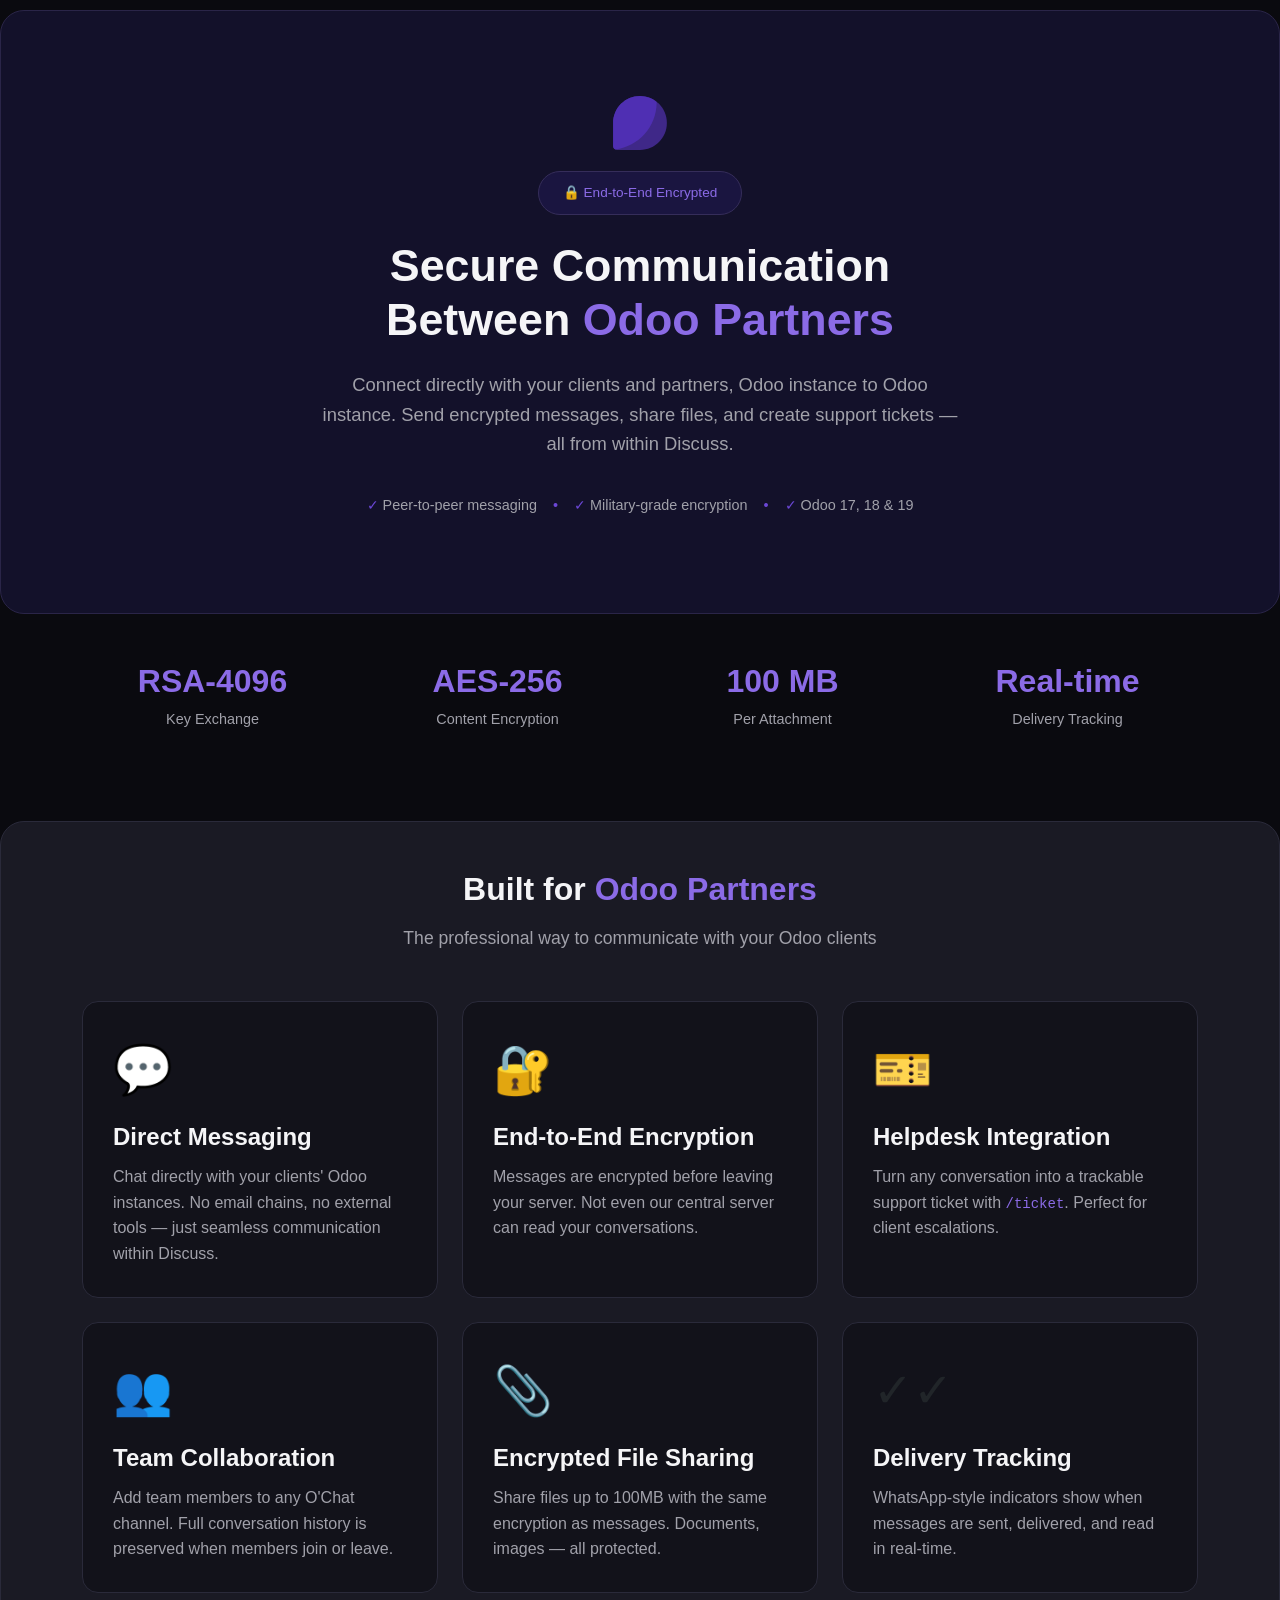
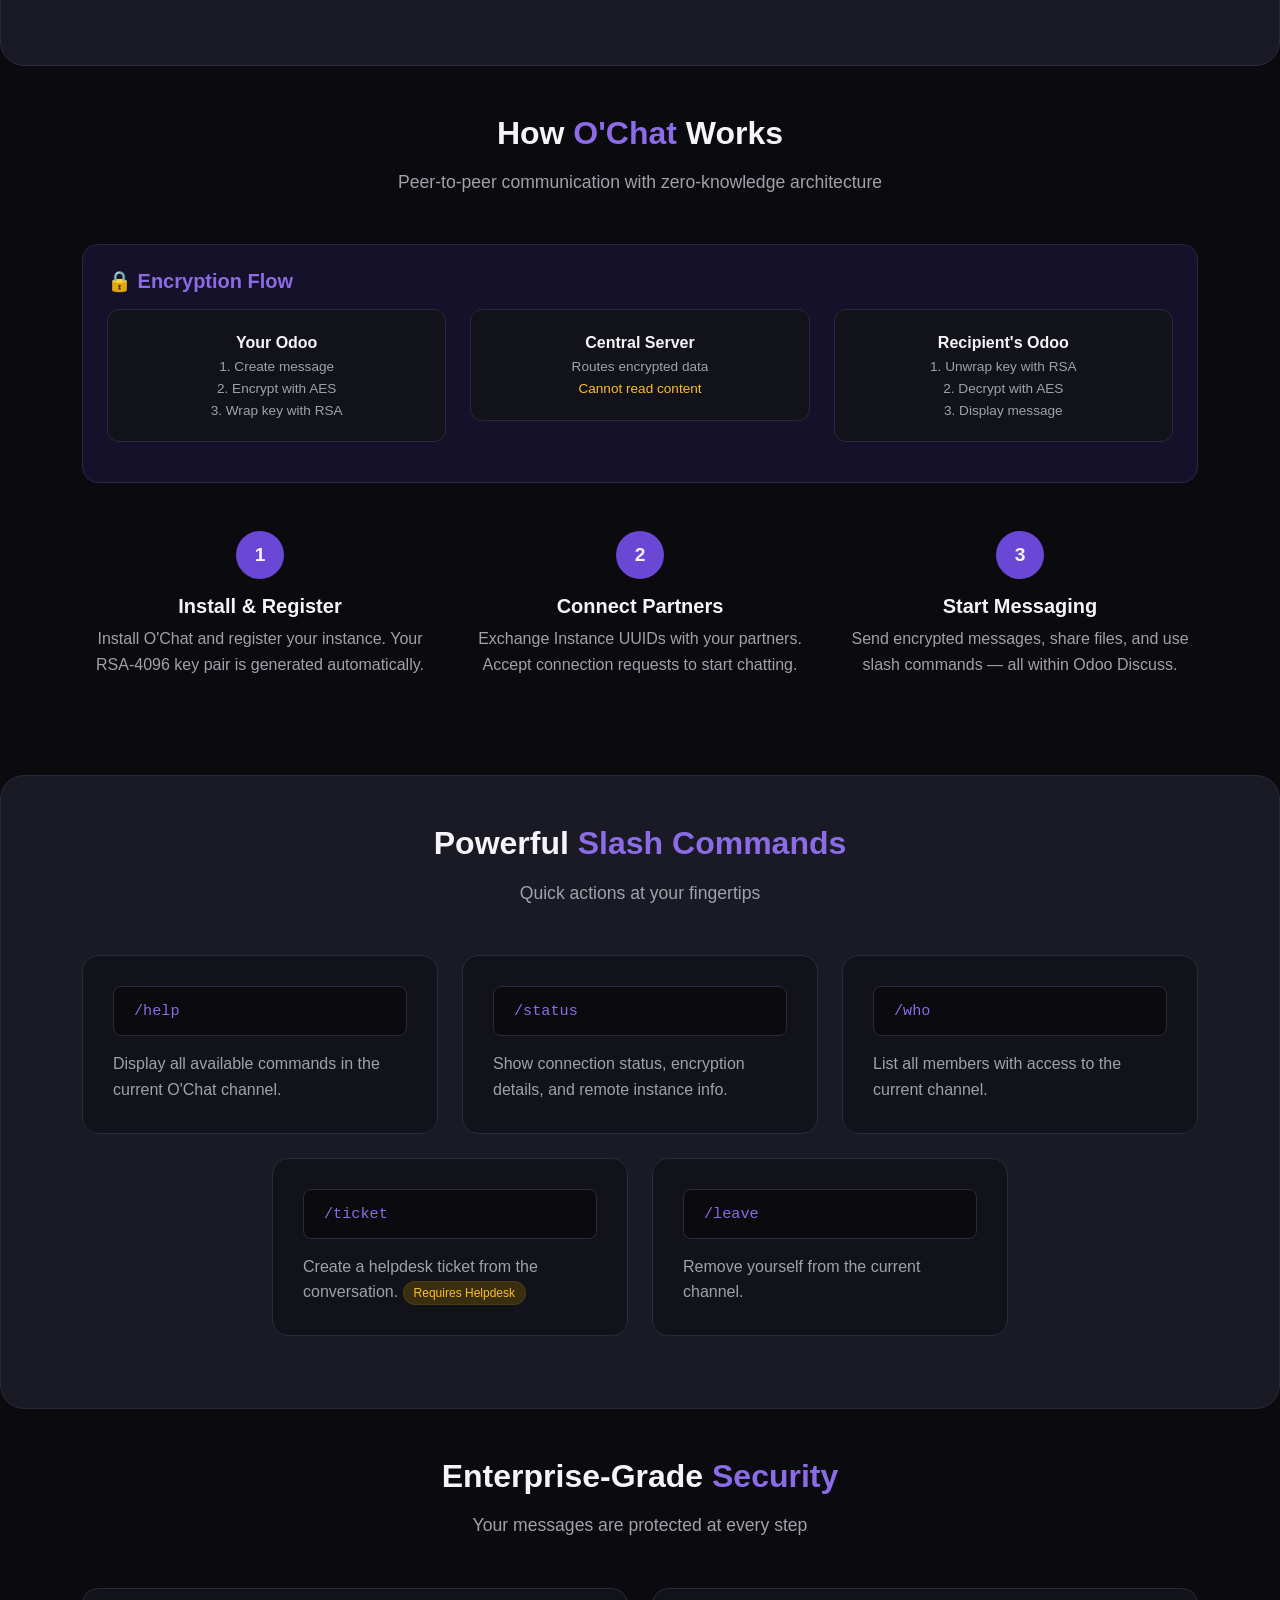
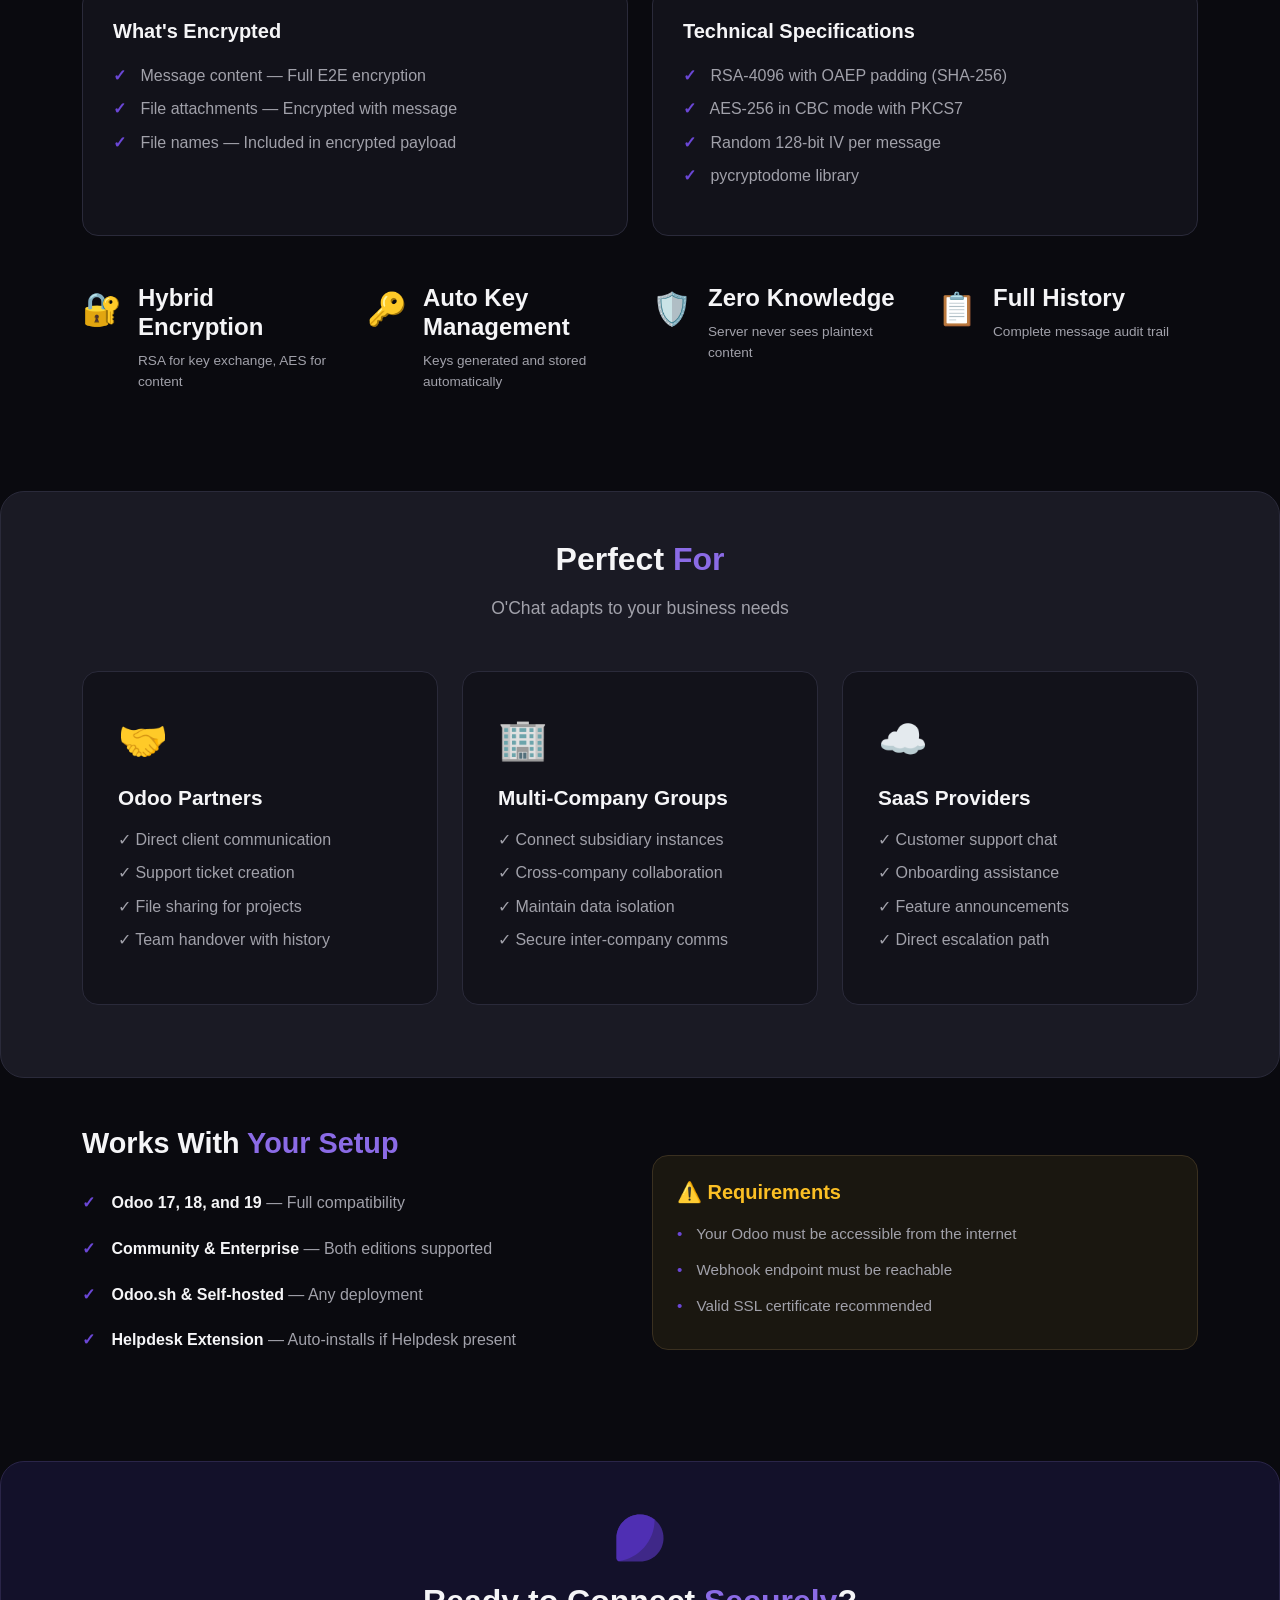
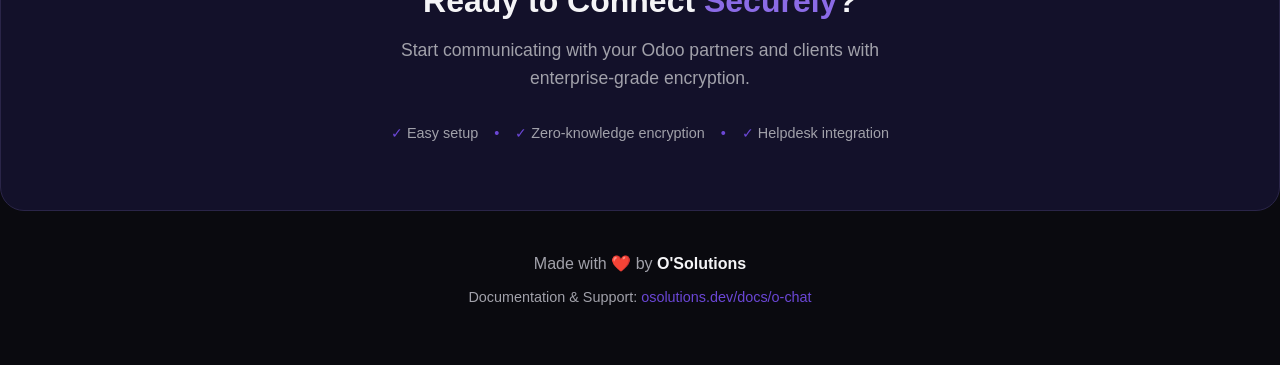
<file: ochat/static/description/index.html>
<!DOCTYPE html>
<html lang="en">
<head>
    <meta charset="utf-8">
    <meta name="viewport" content="width=device-width, initial-scale=1">
    <title>O'Chat - Secure Peer-to-Peer Communication for Odoo Partners</title>
    <link href="https://cdn.jsdelivr.net/npm/bootstrap@5.3.2/dist/css/bootstrap.min.css" rel="stylesheet">
    <span href="https://cdn.jsdelivr.net/npm/bootstrap@5.3.2/dist/css/bootstrap.min.css" rel="stylesheet"></span>
    <style>
        body {
            font-family: -apple-system, BlinkMacSystemFont, 'Segoe UI', Roboto, Oxygen, Ubuntu, Cantarell, sans-serif;
            background-color: #0a0a0f;
            color: #f5f5f7;
            line-height: 1.6;
        }
    </style>
</head>
<body>

    <!-- Hero Section -->
    <section class="text-center" style="background-color: #13112a; border: 1px solid #2a2548; padding-top: 80px; padding-bottom: 80px; border-radius: 24px; margin-top: 10px;">
        <div class="container">
            <div class="mb-3">
                <img src="ochat_logo.svg" alt="O'Chat Logo" style="width: 64px; height: 64px;">
            </div>
            <div class="mb-4">
                <span style="font-size: 0.85rem; padding: 10px 24px; background-color: #1a1540; border: 1px solid #352d5a; border-radius: 50px; display: inline-block; font-weight: 500; color: #8B6BE6;">
                    🔒 End-to-End Encrypted
                </span>
            </div>
            <h1 class="mb-4" style="font-size: 2.8rem; font-weight: 800; color: #f5f5f7;">
                Secure Communication<br/>Between <span style="color: #8B6BE6;">Odoo Partners</span>
            </h1>
            <p class="mb-4" style="font-size: 1.15rem; max-width: 650px; margin-left: auto; margin-right: auto; color: #a1a1aa;">
                Connect directly with your clients and partners, Odoo instance to Odoo instance.
                Send encrypted messages, share files, and create support tickets — all from within Discuss.
            </p>
            <p style="font-size: 0.9rem; margin-top: 35px; color: #a1a1aa;">
                <span style="color: #6B47D6;">✓</span> Peer-to-peer messaging &nbsp;&nbsp;
                <span style="color: #6B47D6;">•</span> &nbsp;&nbsp;
                <span style="color: #6B47D6;">✓</span> Military-grade encryption &nbsp;&nbsp;
                <span style="color: #6B47D6;">•</span> &nbsp;&nbsp;
                <span style="color: #6B47D6;">✓</span> Odoo 17, 18 & 19
            </p>
        </div>
    </section>

    <!-- Stats Section -->
    <section class="py-5" style="background-color: #0a0a0f;">
        <div class="container">
            <div class="row text-center">
                <div class="col-md-3 col-6 mb-3">
                    <h3 class="mb-2" style="font-size: 2rem; font-weight: 800; color: #8B6BE6;">
                        RSA-4096
                    </h3>
                    <p style="color: #a1a1aa; font-size: 0.9rem;">Key Exchange</p>
                </div>
                <div class="col-md-3 col-6 mb-3">
                    <h3 class="mb-2" style="font-size: 2rem; font-weight: 800; color: #8B6BE6;">
                        AES-256
                    </h3>
                    <p style="color: #a1a1aa; font-size: 0.9rem;">Content Encryption</p>
                </div>
                <div class="col-md-3 col-6 mb-3">
                    <h3 class="mb-2" style="font-size: 2rem; font-weight: 800; color: #8B6BE6;">
                        100 MB
                    </h3>
                    <p style="color: #a1a1aa; font-size: 0.9rem;">Per Attachment</p>
                </div>
                <div class="col-md-3 col-6 mb-3">
                    <h3 class="mb-2" style="font-size: 2rem; font-weight: 800; color: #8B6BE6;">
                        Real-time
                    </h3>
                    <p style="color: #a1a1aa; font-size: 0.9rem;">Delivery Tracking</p>
                </div>
            </div>
        </div>
    </section>

    <!-- Features Section -->
    <section class="py-5" style="background-color: #1a1a24; padding-left: 30px; padding-right: 30px; border-radius: 24px; margin-top: 10px; border: 1px solid #2a2a3a;">
        <div class="container">
            <h2 class="text-center mb-3" style="font-size: 2rem; font-weight: 700; color: #f5f5f7;">
                Built for <span style="color: #8B6BE6;">Odoo Partners</span>
            </h2>
            <p class="text-center mb-5" style="font-size: 1.1rem; color: #a1a1aa; max-width: 600px; margin-left: auto; margin-right: auto;">
                The professional way to communicate with your Odoo clients
            </p>

            <div class="row">
                <div class="col-lg-4 col-md-6 mb-4">
                    <div class="card h-100" style="border-radius: 16px; border: 1px solid #2a2a3a; background-color: #12121a;">
                        <div class="card-body" style="padding: 30px;">
                            <div style="font-size: 3rem; margin-bottom: 15px;">💬</div>
                            <h4 style="font-weight: 600; margin-bottom: 12px; color: #f5f5f7;">Direct Messaging</h4>
                            <p style="color: #a1a1aa; margin-bottom: 0;">
                                Chat directly with your clients' Odoo instances. No email chains, no external tools — just seamless communication within Discuss.
                            </p>
                        </div>
                    </div>
                </div>

                <div class="col-lg-4 col-md-6 mb-4">
                    <div class="card h-100" style="border-radius: 16px; border: 1px solid #2a2a3a; background-color: #12121a;">
                        <div class="card-body" style="padding: 30px;">
                            <div style="font-size: 3rem; margin-bottom: 15px;">🔐</div>
                            <h4 style="font-weight: 600; margin-bottom: 12px; color: #f5f5f7;">End-to-End Encryption</h4>
                            <p style="color: #a1a1aa; margin-bottom: 0;">
                                Messages are encrypted before leaving your server. Not even our central server can read your conversations.
                            </p>
                        </div>
                    </div>
                </div>

                <div class="col-lg-4 col-md-6 mb-4">
                    <div class="card h-100" style="border-radius: 16px; border: 1px solid #2a2a3a; background-color: #12121a;">
                        <div class="card-body" style="padding: 30px;">
                            <div style="font-size: 3rem; margin-bottom: 15px;">🎫</div>
                            <h4 style="font-weight: 600; margin-bottom: 12px; color: #f5f5f7;">Helpdesk Integration</h4>
                            <p style="color: #a1a1aa; margin-bottom: 0;">
                                Turn any conversation into a trackable support ticket with <code style="color: #8B6BE6;">/ticket</code>. Perfect for client escalations.
                            </p>
                        </div>
                    </div>
                </div>

                <div class="col-lg-4 col-md-6 mb-4">
                    <div class="card h-100" style="border-radius: 16px; border: 1px solid #2a2a3a; background-color: #12121a;">
                        <div class="card-body" style="padding: 30px;">
                            <div style="font-size: 3rem; margin-bottom: 15px;">👥</div>
                            <h4 style="font-weight: 600; margin-bottom: 12px; color: #f5f5f7;">Team Collaboration</h4>
                            <p style="color: #a1a1aa; margin-bottom: 0;">
                                Add team members to any O'Chat channel. Full conversation history is preserved when members join or leave.
                            </p>
                        </div>
                    </div>
                </div>

                <div class="col-lg-4 col-md-6 mb-4">
                    <div class="card h-100" style="border-radius: 16px; border: 1px solid #2a2a3a; background-color: #12121a;">
                        <div class="card-body" style="padding: 30px;">
                            <div style="font-size: 3rem; margin-bottom: 15px;">📎</div>
                            <h4 style="font-weight: 600; margin-bottom: 12px; color: #f5f5f7;">Encrypted File Sharing</h4>
                            <p style="color: #a1a1aa; margin-bottom: 0;">
                                Share files up to 100MB with the same encryption as messages. Documents, images — all protected.
                            </p>
                        </div>
                    </div>
                </div>

                <div class="col-lg-4 col-md-6 mb-4">
                    <div class="card h-100" style="border-radius: 16px; border: 1px solid #2a2a3a; background-color: #12121a;">
                        <div class="card-body" style="padding: 30px;">
                            <div style="font-size: 3rem; margin-bottom: 15px;">✓✓</div>
                            <h4 style="font-weight: 600; margin-bottom: 12px; color: #f5f5f7;">Delivery Tracking</h4>
                            <p style="color: #a1a1aa; margin-bottom: 0;">
                                WhatsApp-style indicators show when messages are sent, delivered, and read in real-time.
                            </p>
                        </div>
                    </div>
                </div>
            </div>
        </div>
    </section>

    <!-- How It Works Section -->
    <section class="py-5" style="background-color: #0a0a0f;">
        <div class="container">
            <h2 class="text-center mb-3" style="font-size: 2rem; font-weight: 700; color: #f5f5f7;">
                How <span style="color: #8B6BE6;">O'Chat</span> Works
            </h2>
            <p class="text-center mb-5" style="font-size: 1.1rem; color: #a1a1aa; max-width: 600px; margin-left: auto; margin-right: auto;">
                Peer-to-peer communication with zero-knowledge architecture
            </p>

            <div class="row mb-5">
                <div class="col-12">
                    <div style="background-color: #15112a; border: 1px solid #2a2548; border-radius: 16px; padding: 24px;">
                        <h5 style="color: #8B6BE6; font-weight: 600;" class="mb-3">🔒 Encryption Flow</h5>
                        <div class="row text-center">
                            <div class="col-md-4 mb-3">
                                <div style="background-color: #12121a; border: 1px solid #2a2a3a; border-radius: 12px; padding: 20px;">
                                    <strong style="color: #f5f5f7;">Your Odoo</strong>
                                    <p class="mb-0" style="color: #a1a1aa; font-size: 0.85rem;">
                                        1. Create message<br>
                                        2. Encrypt with AES<br>
                                        3. Wrap key with RSA
                                    </p>
                                </div>
                            </div>
                            <div class="col-md-4 mb-3">
                                <div style="background-color: #12121a; border: 1px solid #2a2a3a; border-radius: 12px; padding: 20px;">
                                    <strong style="color: #f5f5f7;">Central Server</strong>
                                    <p class="mb-0" style="color: #a1a1aa; font-size: 0.85rem;">
                                        Routes encrypted data<br>
                                        <span style="color: #fbbf24;">Cannot read content</span>
                                    </p>
                                </div>
                            </div>
                            <div class="col-md-4 mb-3">
                                <div style="background-color: #12121a; border: 1px solid #2a2a3a; border-radius: 12px; padding: 20px;">
                                    <strong style="color: #f5f5f7;">Recipient's Odoo</strong>
                                    <p class="mb-0" style="color: #a1a1aa; font-size: 0.85rem;">
                                        1. Unwrap key with RSA<br>
                                        2. Decrypt with AES<br>
                                        3. Display message
                                    </p>
                                </div>
                            </div>
                        </div>
                    </div>
                </div>
            </div>

            <div class="row text-center">
                <div class="col-md-4 mb-4">
                    <div style="width: 48px; height: 48px; border-radius: 50%; background-color: #6B47D6; text-align: center; line-height: 48px; font-weight: 700; font-size: 1.2rem; margin-left: auto; margin-right: auto; margin-bottom: 15px; color: #f5f5f7;">1</div>
                    <h5 style="font-weight: 600; color: #f5f5f7;">Install & Register</h5>
                    <p style="color: #a1a1aa;">
                        Install O'Chat and register your instance. Your RSA-4096 key pair is generated automatically.
                    </p>
                </div>
                <div class="col-md-4 mb-4">
                    <div style="width: 48px; height: 48px; border-radius: 50%; background-color: #6B47D6; text-align: center; line-height: 48px; font-weight: 700; font-size: 1.2rem; margin-left: auto; margin-right: auto; margin-bottom: 15px; color: #f5f5f7;">2</div>
                    <h5 style="font-weight: 600; color: #f5f5f7;">Connect Partners</h5>
                    <p style="color: #a1a1aa;">
                        Exchange Instance UUIDs with your partners. Accept connection requests to start chatting.
                    </p>
                </div>
                <div class="col-md-4 mb-4">
                    <div style="width: 48px; height: 48px; border-radius: 50%; background-color: #6B47D6; text-align: center; line-height: 48px; font-weight: 700; font-size: 1.2rem; margin-left: auto; margin-right: auto; margin-bottom: 15px; color: #f5f5f7;">3</div>
                    <h5 style="font-weight: 600; color: #f5f5f7;">Start Messaging</h5>
                    <p style="color: #a1a1aa;">
                        Send encrypted messages, share files, and use slash commands — all within Odoo Discuss.
                    </p>
                </div>
            </div>
        </div>
    </section>

    <!-- Slash Commands Section -->
    <section class="py-5" style="background-color: #1a1a24; padding-left: 30px; padding-right: 30px; border-radius: 24px; margin-top: 10px; border: 1px solid #2a2a3a;">
        <div class="container">
            <h2 class="text-center mb-3" style="font-size: 2rem; font-weight: 700; color: #f5f5f7;">
                Powerful <span style="color: #8B6BE6;">Slash Commands</span>
            </h2>
            <p class="text-center mb-5" style="font-size: 1.1rem; color: #a1a1aa; max-width: 600px; margin-left: auto; margin-right: auto;">
                Quick actions at your fingertips
            </p>

            <div class="row justify-content-center">
                <div class="col-md-6 col-lg-4 mb-4">
                    <div class="card h-100" style="border-radius: 16px; border: 1px solid #2a2a3a; background-color: #12121a;">
                        <div class="card-body" style="padding: 30px;">
                            <div style="background-color: #0a0a0f; border: 1px solid #2a2a3a; border-radius: 8px; padding: 12px 20px; font-family: monospace; font-size: 0.95rem; color: #8B6BE6; margin-bottom: 15px;">/help</div>
                            <p style="color: #a1a1aa; margin-bottom: 0;">
                                Display all available commands in the current O'Chat channel.
                            </p>
                        </div>
                    </div>
                </div>

                <div class="col-md-6 col-lg-4 mb-4">
                    <div class="card h-100" style="border-radius: 16px; border: 1px solid #2a2a3a; background-color: #12121a;">
                        <div class="card-body" style="padding: 30px;">
                            <div style="background-color: #0a0a0f; border: 1px solid #2a2a3a; border-radius: 8px; padding: 12px 20px; font-family: monospace; font-size: 0.95rem; color: #8B6BE6; margin-bottom: 15px;">/status</div>
                            <p style="color: #a1a1aa; margin-bottom: 0;">
                                Show connection status, encryption details, and remote instance info.
                            </p>
                        </div>
                    </div>
                </div>

                <div class="col-md-6 col-lg-4 mb-4">
                    <div class="card h-100" style="border-radius: 16px; border: 1px solid #2a2a3a; background-color: #12121a;">
                        <div class="card-body" style="padding: 30px;">
                            <div style="background-color: #0a0a0f; border: 1px solid #2a2a3a; border-radius: 8px; padding: 12px 20px; font-family: monospace; font-size: 0.95rem; color: #8B6BE6; margin-bottom: 15px;">/who</div>
                            <p style="color: #a1a1aa; margin-bottom: 0;">
                                List all members with access to the current channel.
                            </p>
                        </div>
                    </div>
                </div>

                <div class="col-md-6 col-lg-4 mb-4">
                    <div class="card h-100" style="border-radius: 16px; border: 1px solid #2a2a3a; background-color: #12121a;">
                        <div class="card-body" style="padding: 30px;">
                            <div style="background-color: #0a0a0f; border: 1px solid #2a2a3a; border-radius: 8px; padding: 12px 20px; font-family: monospace; font-size: 0.95rem; color: #8B6BE6; margin-bottom: 15px;">/ticket</div>
                            <p style="color: #a1a1aa; margin-bottom: 0;">
                                Create a helpdesk ticket from the conversation.
                                <span style="background-color: #3a2e10; color: #fbbf24; border: 1px solid #4a3a15; font-size: 0.75rem; padding: 4px 10px; border-radius: 20px;">Requires Helpdesk</span>
                            </p>
                        </div>
                    </div>
                </div>

                <div class="col-md-6 col-lg-4 mb-4">
                    <div class="card h-100" style="border-radius: 16px; border: 1px solid #2a2a3a; background-color: #12121a;">
                        <div class="card-body" style="padding: 30px;">
                            <div style="background-color: #0a0a0f; border: 1px solid #2a2a3a; border-radius: 8px; padding: 12px 20px; font-family: monospace; font-size: 0.95rem; color: #8B6BE6; margin-bottom: 15px;">/leave</div>
                            <p style="color: #a1a1aa; margin-bottom: 0;">
                                Remove yourself from the current channel.
                            </p>
                        </div>
                    </div>
                </div>
            </div>
        </div>
    </section>

    <!-- Security Section -->
    <section class="py-5" style="background-color: #0a0a0f;">
        <div class="container">
            <h2 class="text-center mb-3" style="font-size: 2rem; font-weight: 700; color: #f5f5f7;">
                Enterprise-Grade <span style="color: #8B6BE6;">Security</span>
            </h2>
            <p class="text-center mb-5" style="font-size: 1.1rem; color: #a1a1aa; max-width: 600px; margin-left: auto; margin-right: auto;">
                Your messages are protected at every step
            </p>

            <div class="row mb-4">
                <div class="col-md-6 mb-4">
                    <div class="card h-100" style="border-radius: 16px; border: 1px solid #2a2a3a; background-color: #12121a;">
                        <div class="card-body" style="padding: 30px;">
                            <h5 style="font-weight: 600; margin-bottom: 20px; color: #f5f5f7;">What's Encrypted</h5>
                            <ul class="list-unstyled">
                                <li class="mb-2" style="color: #a1a1aa;"><span style="color: #6B47D6; font-weight: bold; margin-right: 10px;">✓</span> Message content — Full E2E encryption</li>
                                <li class="mb-2" style="color: #a1a1aa;"><span style="color: #6B47D6; font-weight: bold; margin-right: 10px;">✓</span> File attachments — Encrypted with message</li>
                                <li class="mb-2" style="color: #a1a1aa;"><span style="color: #6B47D6; font-weight: bold; margin-right: 10px;">✓</span> File names — Included in encrypted payload</li>
                            </ul>
                        </div>
                    </div>
                </div>
                <div class="col-md-6 mb-4">
                    <div class="card h-100" style="border-radius: 16px; border: 1px solid #2a2a3a; background-color: #12121a;">
                        <div class="card-body" style="padding: 30px;">
                            <h5 style="font-weight: 600; margin-bottom: 20px; color: #f5f5f7;">Technical Specifications</h5>
                            <ul class="list-unstyled">
                                <li class="mb-2" style="color: #a1a1aa;"><span style="color: #6B47D6; font-weight: bold; margin-right: 10px;">✓</span> RSA-4096 with OAEP padding (SHA-256)</li>
                                <li class="mb-2" style="color: #a1a1aa;"><span style="color: #6B47D6; font-weight: bold; margin-right: 10px;">✓</span> AES-256 in CBC mode with PKCS7</li>
                                <li class="mb-2" style="color: #a1a1aa;"><span style="color: #6B47D6; font-weight: bold; margin-right: 10px;">✓</span> Random 128-bit IV per message</li>
                                <li class="mb-2" style="color: #a1a1aa;"><span style="color: #6B47D6; font-weight: bold; margin-right: 10px;">✓</span> pycryptodome library</li>
                            </ul>
                        </div>
                    </div>
                </div>
            </div>

            <div class="row">
                <div class="col-md-3 col-sm-6 mb-4">
                    <div class="d-flex">
                        <div class="me-3" style="font-size: 2rem;">🔐</div>
                        <div>
                            <h4 class="mb-2" style="font-weight: 600; color: #f5f5f7;">Hybrid Encryption</h4>
                            <p style="color: #a1a1aa; font-size: 0.85rem;">RSA for key exchange, AES for content</p>
                        </div>
                    </div>
                </div>
                <div class="col-md-3 col-sm-6 mb-4">
                    <div class="d-flex">
                        <div class="me-3" style="font-size: 2rem;">🔑</div>
                        <div>
                            <h4 class="mb-2" style="font-weight: 600; color: #f5f5f7;">Auto Key Management</h4>
                            <p style="color: #a1a1aa; font-size: 0.85rem;">Keys generated and stored automatically</p>
                        </div>
                    </div>
                </div>
                <div class="col-md-3 col-sm-6 mb-4">
                    <div class="d-flex">
                        <div class="me-3" style="font-size: 2rem;">🛡️</div>
                        <div>
                            <h4 class="mb-2" style="font-weight: 600; color: #f5f5f7;">Zero Knowledge</h4>
                            <p style="color: #a1a1aa; font-size: 0.85rem;">Server never sees plaintext content</p>
                        </div>
                    </div>
                </div>
                <div class="col-md-3 col-sm-6 mb-4">
                    <div class="d-flex">
                        <div class="me-3" style="font-size: 2rem;">📋</div>
                        <div>
                            <h4 class="mb-2" style="font-weight: 600; color: #f5f5f7;">Full History</h4>
                            <p style="color: #a1a1aa; font-size: 0.85rem;">Complete message audit trail</p>
                        </div>
                    </div>
                </div>
            </div>
        </div>
    </section>

    <!-- Use Cases Section -->
    <section class="py-5" style="background-color: #1a1a24; padding-left: 30px; padding-right: 30px; border-radius: 24px; margin-top: 10px; border: 1px solid #2a2a3a;">
        <div class="container">
            <h2 class="text-center mb-3" style="font-size: 2rem; font-weight: 700; color: #f5f5f7;">
                Perfect <span style="color: #8B6BE6;">For</span>
            </h2>
            <p class="text-center mb-5" style="font-size: 1.1rem; color: #a1a1aa; max-width: 600px; margin-left: auto; margin-right: auto;">
                O'Chat adapts to your business needs
            </p>

            <div class="row">
                <div class="col-md-4 col-sm-6 mb-4">
                    <div class="card h-100" style="border-radius: 16px; border: 1px solid #2a2a3a; background-color: #12121a;">
                        <div class="card-body" style="padding: 35px;">
                            <div style="font-size: 2.5rem; margin-bottom: 15px;">🤝</div>
                            <h4 class="mb-3" style="font-size: 1.3rem; font-weight: 600; color: #f5f5f7;">
                                Odoo Partners
                            </h4>
                            <ul class="list-unstyled">
                                <li class="mb-2" style="color: #a1a1aa;">✓ Direct client communication</li>
                                <li class="mb-2" style="color: #a1a1aa;">✓ Support ticket creation</li>
                                <li class="mb-2" style="color: #a1a1aa;">✓ File sharing for projects</li>
                                <li class="mb-2" style="color: #a1a1aa;">✓ Team handover with history</li>
                            </ul>
                        </div>
                    </div>
                </div>

                <div class="col-md-4 col-sm-6 mb-4">
                    <div class="card h-100" style="border-radius: 16px; border: 1px solid #2a2a3a; background-color: #12121a;">
                        <div class="card-body" style="padding: 35px;">
                            <div style="font-size: 2.5rem; margin-bottom: 15px;">🏢</div>
                            <h4 class="mb-3" style="font-size: 1.3rem; font-weight: 600; color: #f5f5f7;">
                                Multi-Company Groups
                            </h4>
                            <ul class="list-unstyled">
                                <li class="mb-2" style="color: #a1a1aa;">✓ Connect subsidiary instances</li>
                                <li class="mb-2" style="color: #a1a1aa;">✓ Cross-company collaboration</li>
                                <li class="mb-2" style="color: #a1a1aa;">✓ Maintain data isolation</li>
                                <li class="mb-2" style="color: #a1a1aa;">✓ Secure inter-company comms</li>
                            </ul>
                        </div>
                    </div>
                </div>

                <div class="col-md-4 col-sm-6 mb-4">
                    <div class="card h-100" style="border-radius: 16px; border: 1px solid #2a2a3a; background-color: #12121a;">
                        <div class="card-body" style="padding: 35px;">
                            <div style="font-size: 2.5rem; margin-bottom: 15px;">☁️</div>
                            <h4 class="mb-3" style="font-size: 1.3rem; font-weight: 600; color: #f5f5f7;">
                                SaaS Providers
                            </h4>
                            <ul class="list-unstyled">
                                <li class="mb-2" style="color: #a1a1aa;">✓ Customer support chat</li>
                                <li class="mb-2" style="color: #a1a1aa;">✓ Onboarding assistance</li>
                                <li class="mb-2" style="color: #a1a1aa;">✓ Feature announcements</li>
                                <li class="mb-2" style="color: #a1a1aa;">✓ Direct escalation path</li>
                            </ul>
                        </div>
                    </div>
                </div>
            </div>
        </div>
    </section>

    <!-- Compatibility Section -->
    <section class="py-5" style="background-color: #0a0a0f;">
        <div class="container">
            <div class="row align-items-center">
                <div class="col-md-6 mb-4">
                    <h2 style="font-size: 1.8rem; font-weight: 700; margin-bottom: 20px; color: #f5f5f7;">
                        Works With <span style="color: #8B6BE6;">Your Setup</span>
                    </h2>
                    <ul class="list-unstyled">
                        <li style="padding: 10px 0; color: #a1a1aa;"><span style="color: #6B47D6; font-weight: bold; margin-right: 12px;">✓</span> <strong style="color: #f5f5f7;">Odoo 17, 18, and 19</strong> — Full compatibility</li>
                        <li style="padding: 10px 0; color: #a1a1aa;"><span style="color: #6B47D6; font-weight: bold; margin-right: 12px;">✓</span> <strong style="color: #f5f5f7;">Community & Enterprise</strong> — Both editions supported</li>
                        <li style="padding: 10px 0; color: #a1a1aa;"><span style="color: #6B47D6; font-weight: bold; margin-right: 12px;">✓</span> <strong style="color: #f5f5f7;">Odoo.sh & Self-hosted</strong> — Any deployment</li>
                        <li style="padding: 10px 0; color: #a1a1aa;"><span style="color: #6B47D6; font-weight: bold; margin-right: 12px;">✓</span> <strong style="color: #f5f5f7;">Helpdesk Extension</strong> — Auto-installs if Helpdesk present</li>
                    </ul>
                </div>
                <div class="col-md-6 mb-4">
                    <div style="background-color: #1a1710; border: 1px solid #3a3020; border-radius: 16px; padding: 24px;">
                        <h5 style="color: #fbbf24; font-weight: 600; margin-bottom: 12px;">⚠️ Requirements</h5>
                        <ul class="list-unstyled" style="margin: 0;">
                            <li style="padding: 6px 0; color: #a1a1aa; font-size: 0.95rem;"><span style="color: #6B47D6; margin-right: 10px;">•</span> Your Odoo must be accessible from the internet</li>
                            <li style="padding: 6px 0; color: #a1a1aa; font-size: 0.95rem;"><span style="color: #6B47D6; margin-right: 10px;">•</span> Webhook endpoint must be reachable</li>
                            <li style="padding: 6px 0; color: #a1a1aa; font-size: 0.95rem;"><span style="color: #6B47D6; margin-right: 10px;">•</span> Valid SSL certificate recommended</li>
                        </ul>
                    </div>
                </div>
            </div>
        </div>
    </section>

    <!-- CTA Section -->
    <section class="py-5 text-center" style="background-color: #13112a; border: 1px solid #2a2548; border-radius: 24px; margin-top: 10px;">
        <div class="container">
            <div class="mb-3">
                <img src="ochat_logo.svg" alt="O'Chat" style="width: 56px; height: 56px;">
            </div>
            <h2 class="mb-3" style="font-size: 2rem; font-weight: 700; color: #f5f5f7;">
                Ready to Connect <span style="color: #8B6BE6;">Securely</span>?
            </h2>
            <p class="mb-4" style="font-size: 1.1rem; color: #a1a1aa; max-width: 500px; margin-left: auto; margin-right: auto;">
                Start communicating with your Odoo partners and clients with enterprise-grade encryption.
            </p>
            <p style="font-size: 0.9rem; margin-top: 30px; color: #a1a1aa;">
                <span style="color: #6B47D6;">✓</span> Easy setup &nbsp;&nbsp;
                <span style="color: #6B47D6;">•</span> &nbsp;&nbsp;
                <span style="color: #6B47D6;">✓</span> Zero-knowledge encryption &nbsp;&nbsp;
                <span style="color: #6B47D6;">•</span> &nbsp;&nbsp;
                <span style="color: #6B47D6;">✓</span> Helpdesk integration
            </p>
        </div>
    </section>

    <!-- Footer Info -->
    <section class="text-center" style="background-color: #0a0a0f; padding: 40px 20px;">
        <div class="container">
            <p style="color: #a1a1aa; margin-bottom: 10px;">
                Made with ❤️ by <strong style="color: #f5f5f7;">O'Solutions</strong>
            </p>
            <p style="color: #a1a1aa; font-size: 0.9rem;">
                Documentation & Support: <a href="https://osolutions.dev/docs/o-chat" style="color: #6B47D6; text-decoration: none;">osolutions.dev/docs/o-chat</a>
            </p>
        </div>
    </section>

</body>
</html>
</file>
